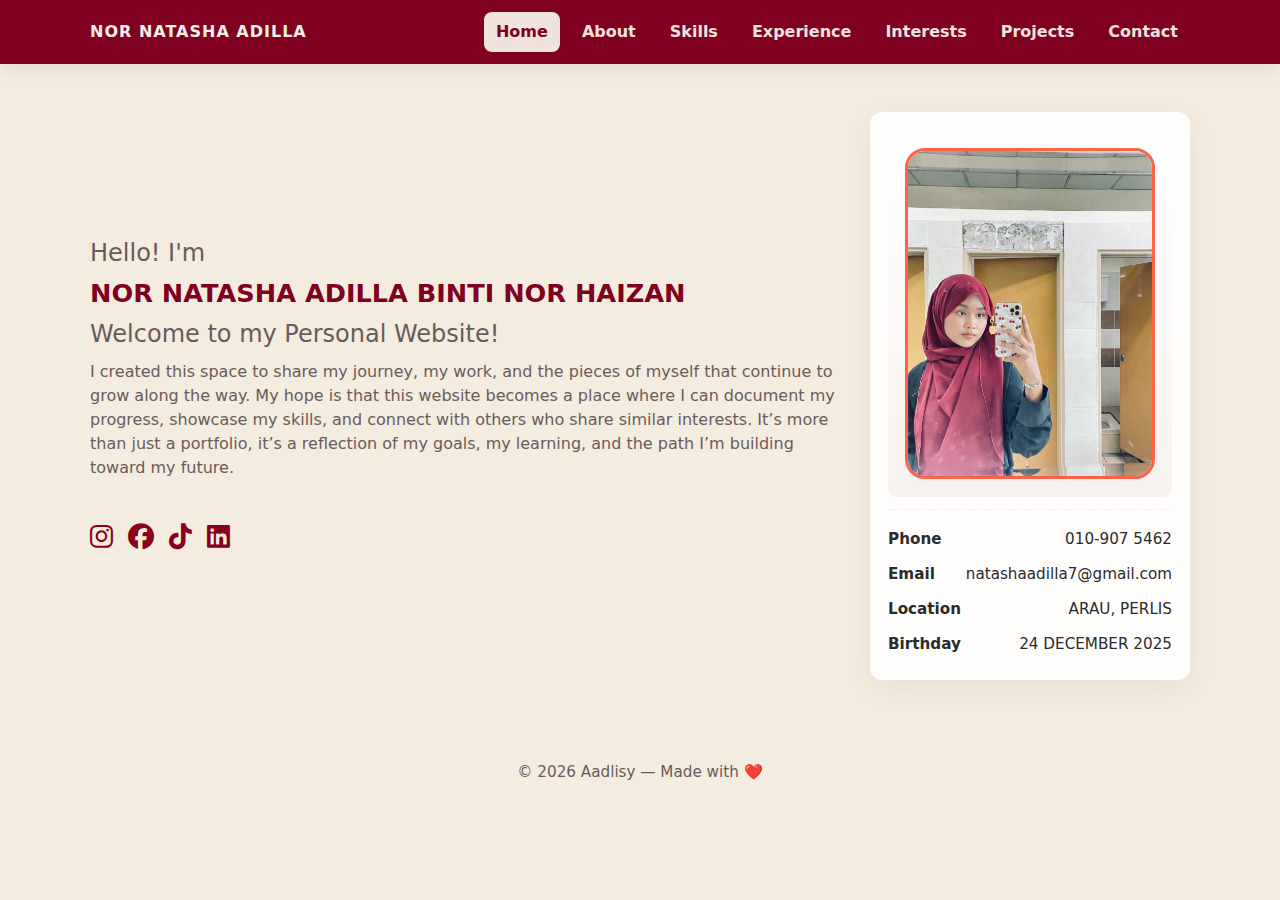
<file: index.html>
<!doctype html>
<html lang="en">
<head>
  <meta charset="utf-8" />
  <meta name="viewport" content="width=device-width,initial-scale=1" />
  <title>NOR NATASHA ADILLA — Home</title>
  <link rel="stylesheet" href="style.css">
  <!-- Font Awesome for icons -->
  <link rel="stylesheet" href="https://cdnjs.cloudflare.com/ajax/libs/font-awesome/6.5.0/css/all.min.css" integrity="sha512-y..." crossorigin="anonymous" referrerpolicy="no-referrer" />
</head>
<body>
  <header class="site-header">
    <div class="container header-inner">
      <h1 class="brand">NOR NATASHA ADILLA</h1>
      <nav class="main-nav">
        <a href="index.html" class="active">Home</a>
        <a href="about.html">About</a>
        <a href="skills.html">Skills</a>
        <a href="experience.html">Experience</a>
        <a href="liking.html">Interests</a>
        <a href="projects.html">Projects</a>
        <a href="contact.html">Contact</a>
      </nav>
      <button class="nav-toggle" aria-label="Toggle navigation"><i class="fa fa-bars"></i></button>
    </div>
  </header>

  <main>
    <section class="hero">
      <div class="container hero-grid">
        <div class="hero-text">
          <h2>Hello! I'm</h2>
          <h3>NOR NATASHA ADILLA BINTI NOR HAIZAN</h3>
	<h2>Welcome to my Personal Website!</h2>
          <p class="lead">I created this space to share my journey, my work, and the pieces of myself that continue to grow along the way. My hope is that this website becomes a place where I can document my progress, showcase my skills, and connect with others who share similar interests. It’s more than just a portfolio, it’s a reflection of my goals, my learning, and the path I’m building toward my future.</p>
          <div class="cta-row">
            
<div class="social-links">
  <a href="https://instagram.com/aadlisy_" target="_blank">
    <i class="fa-brands fa-instagram"></i>
  </a>

  <a href="https://www.facebook.com/aidl natashaa" target="_blank">
    <i class="fa-brands fa-facebook"></i>
  </a>

  <a href="https://www.tiktok.com/@ihatesushi_" target="_blank">
    <i class="fa-brands fa-tiktok"></i>
  </a>

  <a href="https://www.linkedin.com/in/aadlisy" target="_blank">
    <i class="fa-brands fa-linkedin"></i>
  </a>
</div>


          </div>
        </div>
        <div class="hero-card">
          <!-- placeholder image area -->
          <div class="photo-placeholder"> 
            <img src="myself.jpg" alt="My Photo" style="width:250px; border-radius:20px; border:3px solid #ff6347;">

          </div>
          <ul class="contact-mini">
            <li><strong>Phone</strong><span>010-907 5462</span></li>
            <li><strong>Email</strong><span>natashaadilla7@gmail.com</span></li>
            <li><strong>Location</strong><span>ARAU, PERLIS</span></li>
            <li><strong>Birthday</strong><span>24 DECEMBER 2025</span></li>
          </ul>
        </div>
      </div>
    </section>

   

  <footer class="site-footer">
    <div class="container">
      <p>© <span id="year"></span> Aadlisy — Made with ❤️</p>
    </div>
  </footer>

  <script>
    // small script for year and mobile nav
    document.getElementById('year').textContent = new Date().getFullYear();
    const toggle = document.querySelector('.nav-toggle');
    const nav = document.querySelector('.main-nav');
    toggle.addEventListener('click', ()=> nav.classList.toggle('open'));
  </script>
</body>
</html>
</file>
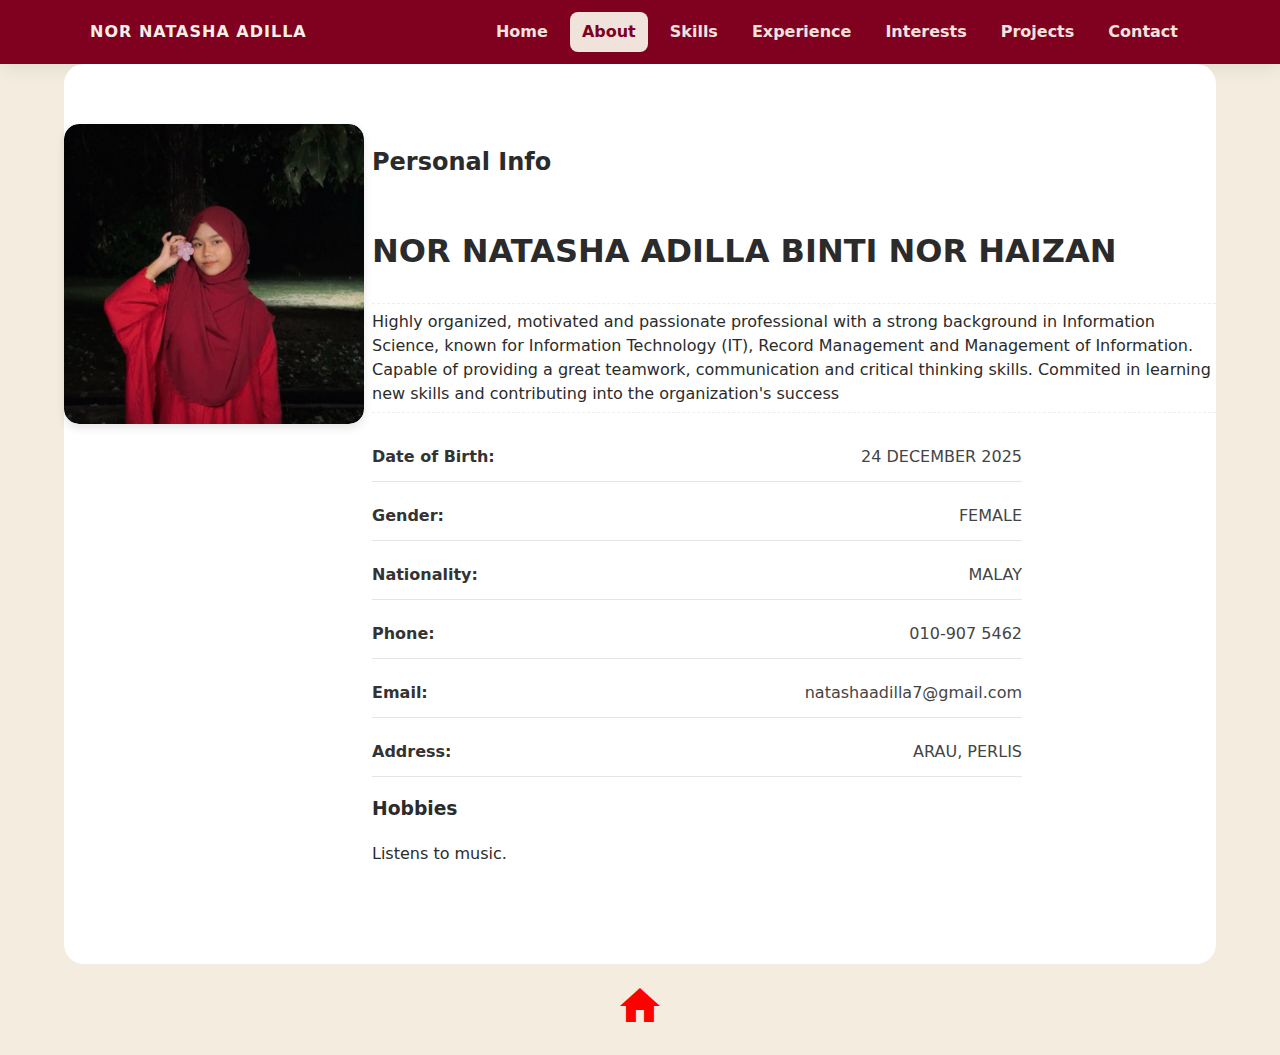
<file: about.html>
<!doctype html>
<html lang="en">
<head>
<link rel="stylesheet" href="https://fonts.googleapis.com/icon?family=Material+Icons">
  <meta charset="utf-8" />
  <meta name="viewport" content="width=device-width,initial-scale=1" />
  <title>About — NOR NATASHA ADILLA</title>
  <link rel="stylesheet" href="style.css">
  <link rel="stylesheet" href="https://cdnjs.cloudflare.com/ajax/libs/font-awesome/6.5.0/css/all.min.css" />
</head>
<body>
  <header class="site-header">
    <div class="container header-inner">
      <h1 class="brand">NOR NATASHA ADILLA</h1>
      <nav class="main-nav">
        <a href="index.html">Home</a>
        <a href="about.html" class="active">About</a>
        <a href="skills.html">Skills</a>
        <a href="experience.html">Experience</a>
        <a href="liking.html">Interests</a>
        <a href="projects.html">Projects</a>
        <a href="contact.html">Contact</a>
      </nav>
      <button class="nav-toggle" aria-label="Toggle navigation"><i class="fa fa-bars"></i></button>
    </div>
  </header>

  <main class="container page">
    <section class="about-grid">
      <div class="about-photo">
  <div class="slideshow-container">
    <div class="mySlides fade">
      <img src="profile1.jpg" style="width:100%" alt="Photo 1">
    </div>

    <div class="mySlides fade">
      <img src="profile 2.jpg" style="width:100%" alt="Photo 2">
    </div>

    <div class="mySlides fade">
      <img src="profile3.jpg" style="width:100%" alt="Photo 3">
    </div>

    <!-- Navigation dots -->
    <div style="text-align:center">
      <span class="dot"></span>
      <span class="dot"></span>
      <span class="dot"></span>
    </div>
  </div>
</div>

      <div class="about-info">
        <h2>Personal Info</h2>
        <ul class="info-list">
          <li><strong><h1>NOR NATASHA ADILLA BINTI NOR HAIZAN</h1></strong></li>
	  <li>Highly organized, motivated and passionate professional with a strong background in Information Science, known for Information Technology (IT), Record Management and Management of Information. Capable of providing a great teamwork, communication and critical thinking skills. Commited in learning new skills and contributing into the organization's success</li>
          <div class="personal-info-table">
    <div class="info-row">
        <span class="info-label">Date of Birth:</span>
        <span class="info-value">24 DECEMBER 2025</span>
    </div>

    <div class="info-row">
        <span class="info-label">Gender:</span>
        <span class="info-value">FEMALE</span>
    </div>

    <div class="info-row">
        <span class="info-label">Nationality:</span>
        <span class="info-value">MALAY</span>
    </div>

    <div class="info-row">
        <span class="info-label">Phone:</span>
        <span class="info-value">010-907 5462</span>
    </div>

    <div class="info-row">
        <span class="info-label">Email:</span>
        <span class="info-value">natashaadilla7@gmail.com</span>
    </div>

    <div class="info-row">
        <span class="info-label">Address:</span>
        <span class="info-value">ARAU, PERLIS</span>
    </div>
</div>


        <h3>Hobbies</h3>
        <p>Listens to music.</p>
      </div>
    </section>
  </main>

  <footer class="site-footer">
	<a href="index.html">
   	 <i class="material-icons" style="font-size:48px;color:red;">home</i>
     	</a>
    </div>
  </footer>

  <script>
    const toggle = document.querySelector('.nav-toggle');
    const nav = document.querySelector('.main-nav');
    toggle.addEventListener('click', ()=> nav.classList.toggle('open'));
  </script>
<script>
let slideIndex = 0;
showSlides();

function showSlides() {
  let i;
  let slides = document.getElementsByClassName("mySlides");
  let dots = document.getElementsByClassName("dot");
  for (i = 0; i < slides.length; i++) {
    slides[i].style.display = "none";
  }
  slideIndex++;
  if (slideIndex > slides.length) {slideIndex = 1}
  for (i = 0; i < dots.length; i++) {
    dots[i].className = dots[i].className.replace(" active", "");
  }
  slides[slideIndex-1].style.display = "block";
  dots[slideIndex-1].className += " active";
  setTimeout(showSlides, 2500); // Change image every 2.5 seconds
}
</script>

</body>
</html>
</file>
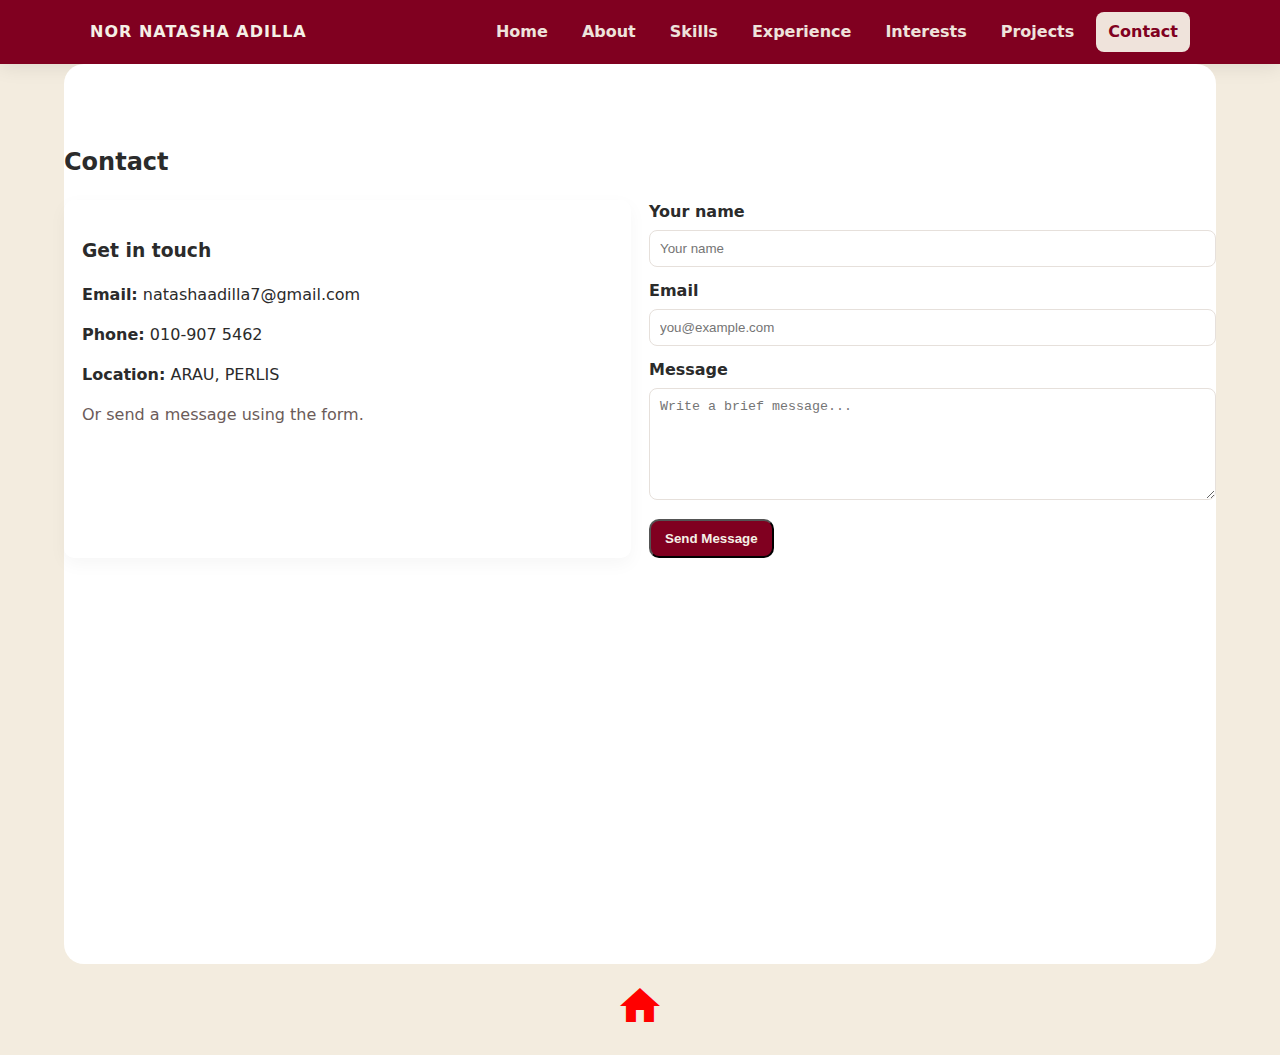
<file: contact.html>
<!doctype html>
<html lang="en">
<head>
<link rel="stylesheet" href="https://fonts.googleapis.com/icon?family=Material+Icons">
  <meta charset="utf-8" />
  <meta name="viewport" content="width=device-width,initial-scale=1" />
  <title>Contact — NOR NATASHA ADILLA</title>
  <link rel="stylesheet" href="style.css">
  <link rel="stylesheet" href="https://cdnjs.cloudflare.com/ajax/libs/font-awesome/6.5.0/css/all.min.css" />
</head>
<body>
  <header class="site-header">
    <div class="container header-inner">
      <h1 class="brand">NOR NATASHA ADILLA</h1>
      <nav class="main-nav">
        <a href="index.html">Home</a>
        <a href="about.html">About</a>
        <a href="skills.html">Skills</a>
        <a href="experience.html">Experience</a>
        <a href="liking.html">Interests</a>
        <a href="projects.html">Projects</a>
        <a href="contact.html" class="active">Contact</a>
      </nav>
      <button class="nav-toggle" aria-label="Toggle navigation"><i class="fa fa-bars"></i></button>
    </div>
  </header>

  <main class="container page">
    <h2>Contact</h2>
    <div class="contact-grid">
      <div class="contact-card">
        <h3>Get in touch</h3>
        <p><strong>Email:</strong> natashaadilla7@gmail.com</p>
        <p><strong>Phone:</strong> 010-907 5462</p>
        <p><strong>Location:</strong> ARAU, PERLIS</p>
        <p class="muted">Or send a message using the form.</p>
      </div>

      <form class="contact-form" action="#" method="post" onsubmit="alert('This is a static demo — configure a server or form service to receive messages.'); return false;">
        <label>
          Your name
          <input type="text" name="name" placeholder="Your name" required>
        </label>

        <label>
          Email
          <input type="email" name="email" placeholder="you@example.com" required>
        </label>

        <label>
          Message
          <textarea name="message" rows="6" placeholder="Write a brief message..." required></textarea>
        </label>

        <button type="submit" class="btn">Send Message</button>
      </form>
    </div>
  </main>

  <footer class="site-footer">
	<a href="index.html">
   	 <i class="material-icons" style="font-size:48px;color:red;">home</i>
     	</a>
    </div>
  </footer>

  <script>
    const toggle = document.querySelector('.nav-toggle');
    const nav = document.querySelector('.main-nav');
    toggle.addEventListener('click', ()=> nav.classList.toggle('open'));
  </script>
</body>
</html>
</file>
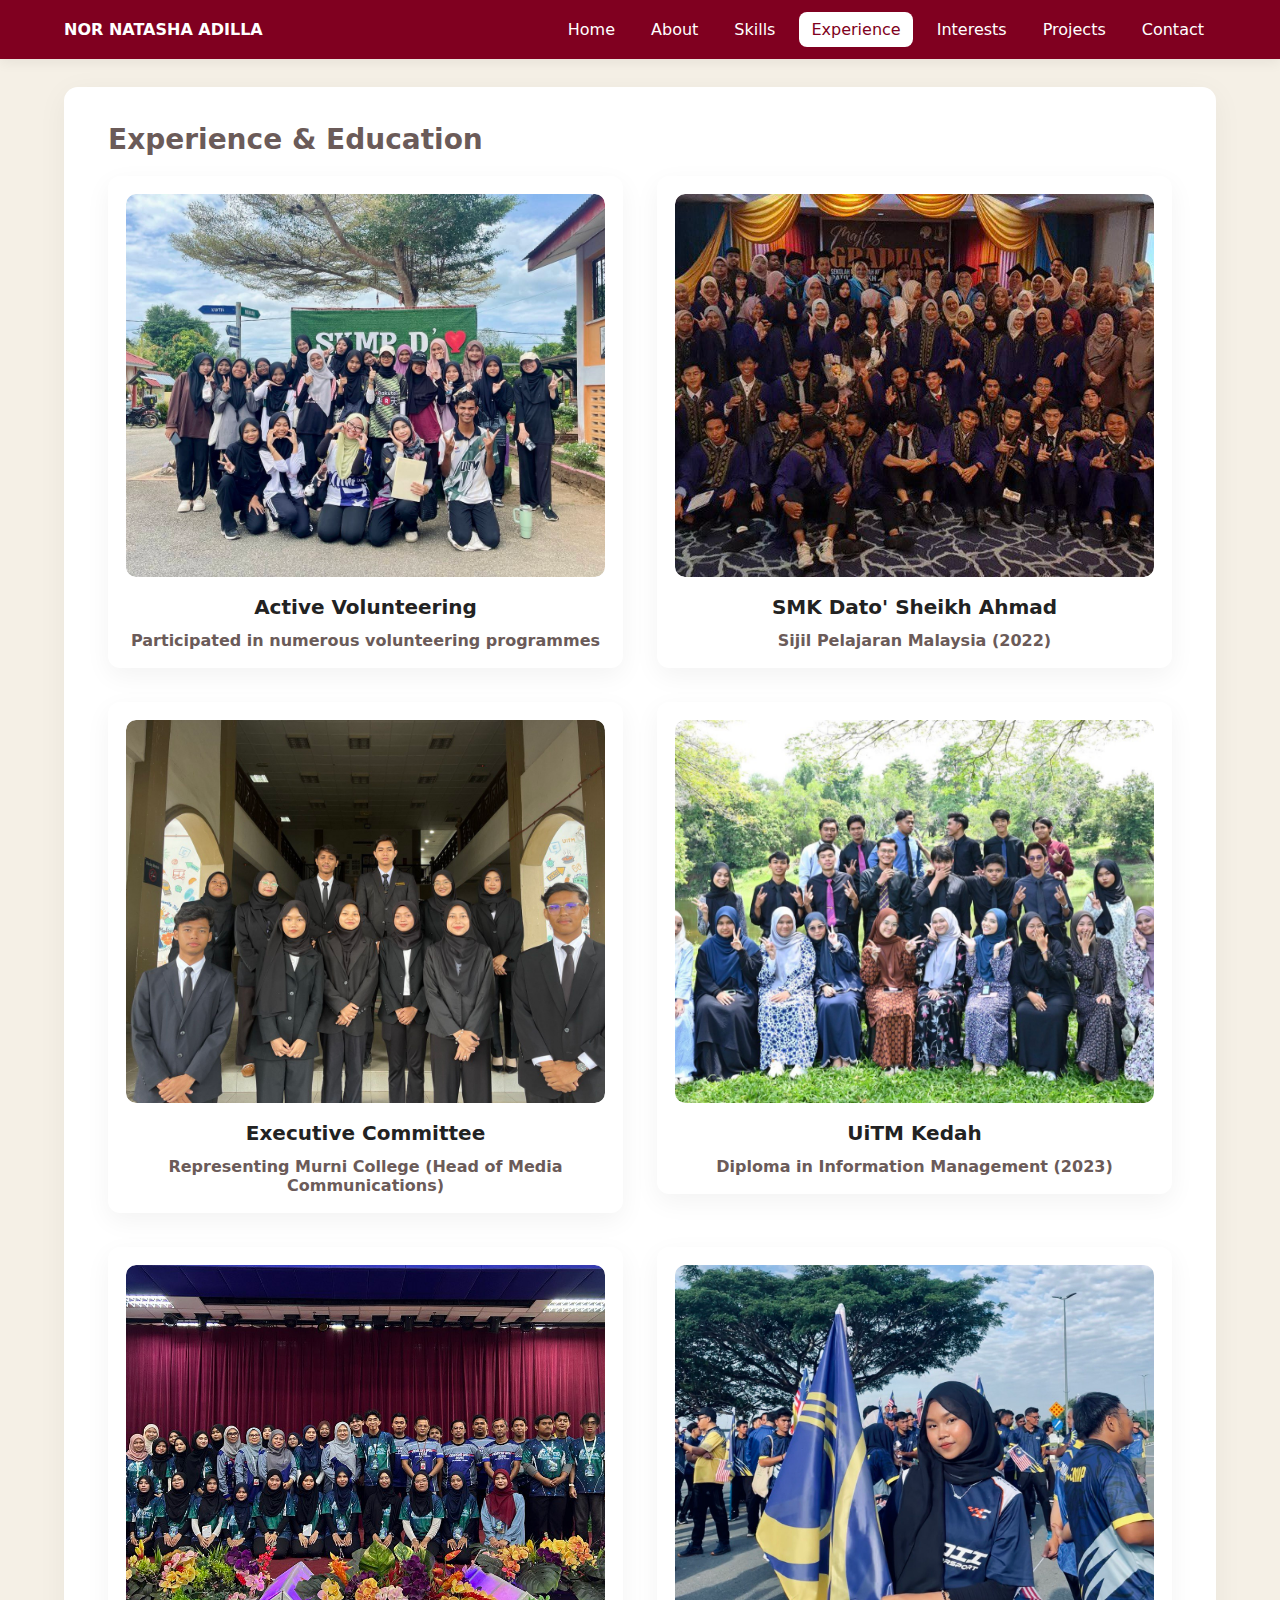
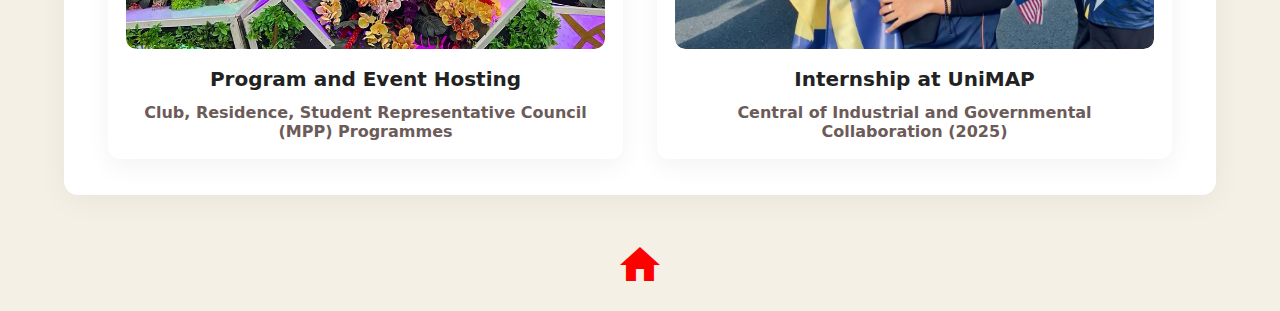
<file: experience.html>
<!doctype html>
<html lang="en">
<head>
  <meta charset="utf-8" />
  <meta name="viewport" content="width=device-width,initial-scale=1" />
  <title>Experience & Education — NOR NATASHA ADILLA</title>

  <!-- font icons (you already use) -->
  <link rel="stylesheet" href="https://fonts.googleapis.com/icon?family=Material+Icons">
  <link rel="stylesheet" href="https://cdnjs.cloudflare.com/ajax/libs/font-awesome/6.5.0/css/all.min.css" />

  <style>
    /* PAGE THEME */
    :root{
      --burgundy:#800020;
      --beige:#F5F0E6;
      --muted:#6b5b59;
      --page-max:1200px;
    }
    html,body{height:100%; margin:0; font-family:system-ui,Arial,Helvetica,sans-serif; color:#222;}
    body{background:var(--beige); -webkit-font-smoothing:antialiased;}

    /* Header (kept simple) */
    .site-header { background:var(--burgundy); color:#fff; padding:12px 0; box-shadow:0 4px 12px rgba(0,0,0,.06); }
    .header-inner{width:90%; max-width:var(--page-max); margin:0 auto; display:flex; align-items:center; justify-content:space-between;}
    .brand{font-weight:700;}
    .main-nav{display:flex; gap:12px}
    .main-nav a{color:#fff;text-decoration:none;padding:8px 12px;border-radius:8px}
    .main-nav a.active{background:#fff;color:var(--burgundy)}

    /* CENTRAL WHITE PAGE */
    .page {
      width: 90%;
      max-width: var(--page-max);
      margin: 28px auto;
      background: #fff;              /* white block like your screenshot */
      border-radius: 14px;
      padding: 36px 44px;
      box-shadow: 0 6px 30px rgba(0,0,0,0.05);
      box-sizing: border-box;
    }

    .page h1 { margin: 0 0 20px 0; font-size:28px; color:var(--muted) }

    /* 2-column card grid (matches screenshot) */
    .cards-grid {
      display: grid;
      grid-template-columns: repeat(2, 1fr);
      gap: 34px;
      align-items: start;
    }

    /* Card */
    .card {
      background:#fff;
      border-radius:12px;
      overflow:visible;
      box-shadow: 0 8px 26px rgba(0,0,0,0.05);
      padding: 18px;
      display:flex;
      flex-direction:column;
      align-items:center;
      min-height: 360px; /* keeps consistent heights */
    }

    /* image box: force 5:4 ratio and rounded corners */
    .card .thumb {
      width:100%;
      aspect-ratio: 5 / 4;          /* enforces 5:4 ratio */
      overflow:hidden;
      border-radius:10px;
      box-shadow: 0 2px 8px rgba(0,0,0,0.06) inset;
      margin-bottom:18px;
    }
    .card .thumb img {
      width:100%;
      height:100%;
      object-fit:cover;
      display:block;
      border-radius:10px;
    }

    /* title and caption */
    .card h3 {
      margin: 0 0 12px 0;
      text-align:center;
      font-size:20px;
      line-height:1.2;
      color:#222;
    }
    .card .meta {
      margin-top:auto;              /* pushes meta to bottom */
      color:var(--muted);
      font-weight:600;
      text-align:center;
    }

    /* year dropdown (keeps small arrow like screenshot) */
    .year-dropdown { position:relative; display:inline-block; }
    .year-btn {
      background:transparent;
      border:0;
      cursor:pointer;
      font-weight:700;
      color:var(--muted);
    }
    .year-options {
      position:absolute;
      display:none;
      top:28px;
      left:50%;
      transform:translateX(-50%);
      background:#fff;
      padding:6px 10px;
      border-radius:8px;
      box-shadow:0 6px 20px rgba(0,0,0,0.08);
      z-index:10;
    }
    .year-options span { display:block; padding:6px 8px; cursor:pointer; white-space:nowrap; }

    /* footer spacing */
    .site-footer { text-align:center; padding:18px 0; color:var(--muted); }

    /* responsive: single column on small screens */
    @media (max-width:820px) {
      .cards-grid { grid-template-columns: 1fr; }
      .page { padding:24px 18px; margin:20px 8px; }
    }
  </style>
</head>
<body>

  <header class="site-header">
    <div class="header-inner">
      <div class="brand">NOR NATASHA ADILLA</div>
      <nav class="main-nav">
        <a href="index.html">Home</a>
        <a href="about.html">About</a>
        <a href="skills.html">Skills</a>
        <a href="experience.html" class="active">Experience</a>
        <a href="liking.html">Interests</a>
        <a href="projects.html">Projects</a>
        <a href="contact.html">Contact</a>
      </nav>
    </div>
  </header>

  <main class="page">
    <h1>Experience & Education</h1>

    <div class="cards-grid">

      <!-- card 1 -->
     <div class="card">
        <div class="thumb"><img src="exp1.jpg" alt="Active Volunteering"></div>
        <h3>Active Volunteering</h3>
        <div class="meta">Participated in numerous volunteering programmes</div>
      </div>

      <!-- card 2 -->
      <div class="card">
        <div class="thumb"><img src="edu1.jpg" alt="SMK Dato' Sheikh Ahmad"></div>
        <h3>SMK Dato' Sheikh Ahmad</h3>
        <div class="meta">Sijil Pelajaran Malaysia (2022)</div>
      </div>

      <!-- card 3 -->
     <div class="card">
        <div class="thumb"><img src="exp2.jpg" alt="Executive Committee"></div>
        <h3>Executive Committee</h3>
        <div class="meta">Representing Murni College (Head of Media Communications)</div>

      </div>

      <!-- card 4 -->
      <div class="card">
        <div class="thumb"><img src="edu2.jpg" alt="UiTM Kedah"></div>
        <h3>UiTM Kedah</h3>
        <div class="meta">Diploma in Information Management (2023)</div>
      </div>

      <!-- card 5 -->
      <div class="card">
        <div class="thumb"><img src="exp3.jpg" alt="Program and Event Hosting"></div>
        <h3>Program and Event Hosting</h3>
        <div class="meta">Club, Residence, Student Representative Council (MPP) Programmes</div>
      </div>

      <!-- card 6 -->
      <div class="card">
        <div class="thumb"><img src="edu3.jpg" alt="Internship at UniMAP"></div>
        <h3>Internship at UniMAP</h3>
        <div class="meta">Central of Industrial and Governmental Collaboration (2025)</div>
      </div>
    </div>
  </main>

  <footer class="site-footer">
    <a href="index.html"><i class="material-icons" style="font-size:48px;color:red;">home</i></a>
  </footer>

  <script>
    // year dropdown toggle
    document.querySelectorAll('.year-btn').forEach(btn=>{
      btn.addEventListener('click', e=>{
        e.stopPropagation();
        const options = btn.nextElementSibling;
        document.querySelectorAll('.year-options').forEach(o=>{ if(o!==options) o.style.display='none'; });
        options.style.display = (options.style.display === 'block') ? 'none' : 'block';
      });
    });
    // close dropdown on outside click
    document.addEventListener('click', ()=> document.querySelectorAll('.year-options').forEach(o=>o.style.display='none'));
  </script>
</body>
</html>
</file>
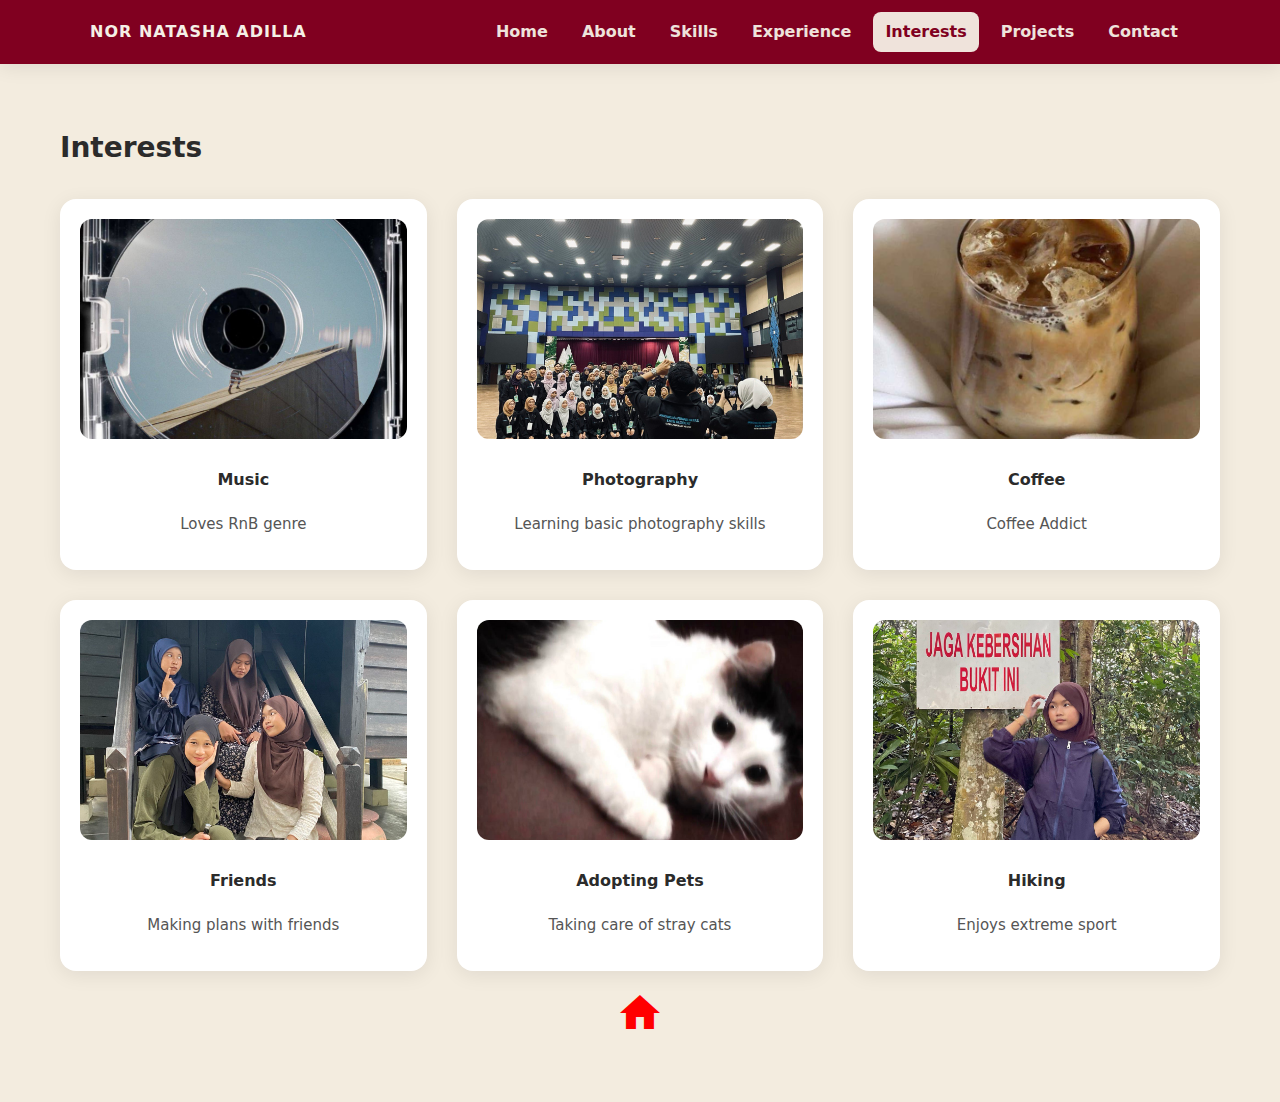
<file: liking.html>
<!doctype html>
<html lang="en">
<head>
<link rel="stylesheet" href="https://fonts.googleapis.com/icon?family=Material+Icons">
  <meta charset="utf-8" />
  <meta name="viewport" content="width=device-width,initial-scale=1" />
  <title>Interests — NOR NATASHA ADILLA</title>
  <link rel="stylesheet" href="style.css">
  <link rel="stylesheet" href="https://cdnjs.cloudflare.com/ajax/libs/font-awesome/6.5.0/css/all.min.css" />
</head>
<body>
  <header class="site-header">
    <div class="container header-inner">
      <h1 class="brand">NOR NATASHA ADILLA</h1>
      <nav class="main-nav">
        <a href="index.html">Home</a>
        <a href="about.html">About</a>
        <a href="skills.html">Skills</a>
        <a href="experience.html">Experience</a>
        <a href="liking.html" class="active">Interests</a>
        <a href="projects.html">Projects</a>
        <a href="contact.html">Contact</a>
      </nav>
      <button class="nav-toggle" aria-label="Toggle navigation"><i class="fa fa-bars"></i></button>
    </div>
  </header>

  <section class="interests-section">
    <h2>Interests</h2>

    <div class="interests-grid">

      <div class="interest-card">
        <img src="music.jpg" alt="Music">
        <h4>Music</h4>
        <p>Loves RnB genre</p>
      </div>

      <div class="interest-card">
        <img src="photo.jpg" alt="Photo">
        <h4>Photography</h4>
        <p>Learning basic photography skills</p>
      </div>

      <div class="interest-card">
        <img src="coffee.jpg" alt="Coffee">
        <h4>Coffee</h4>
        <p>Coffee Addict</p>
      </div>

<div class="interest-card">
        <img src="fren.jpg" alt="Friend">
        <h4>Friends</h4>
        <p>Making plans with friends</p>
      </div>

<div class="interest-card">
        <img src="mio.jpg" alt="Meow">
        <h4>Adopting Pets</h4>
        <p>Taking care of stray cats</p>
      </div>
<div class="interest-card">
        <img src="hike.jpg" alt="Hiking">
        <h4>Hiking</h4>
        <p>Enjoys extreme sport</p>
      </div>


    </div>
  </main>

  <footer class="site-footer">
	<a href="index.html">
   	 <i class="material-icons" style="font-size:48px;color:red;">home</i>
     	</a>
    </div>
  </footer>

  <script>
    const toggle = document.querySelector('.nav-toggle');
    const nav = document.querySelector('.main-nav');
    toggle.addEventListener('click', ()=> nav.classList.toggle('open'));
  </script>
</body>
</html>
</file>
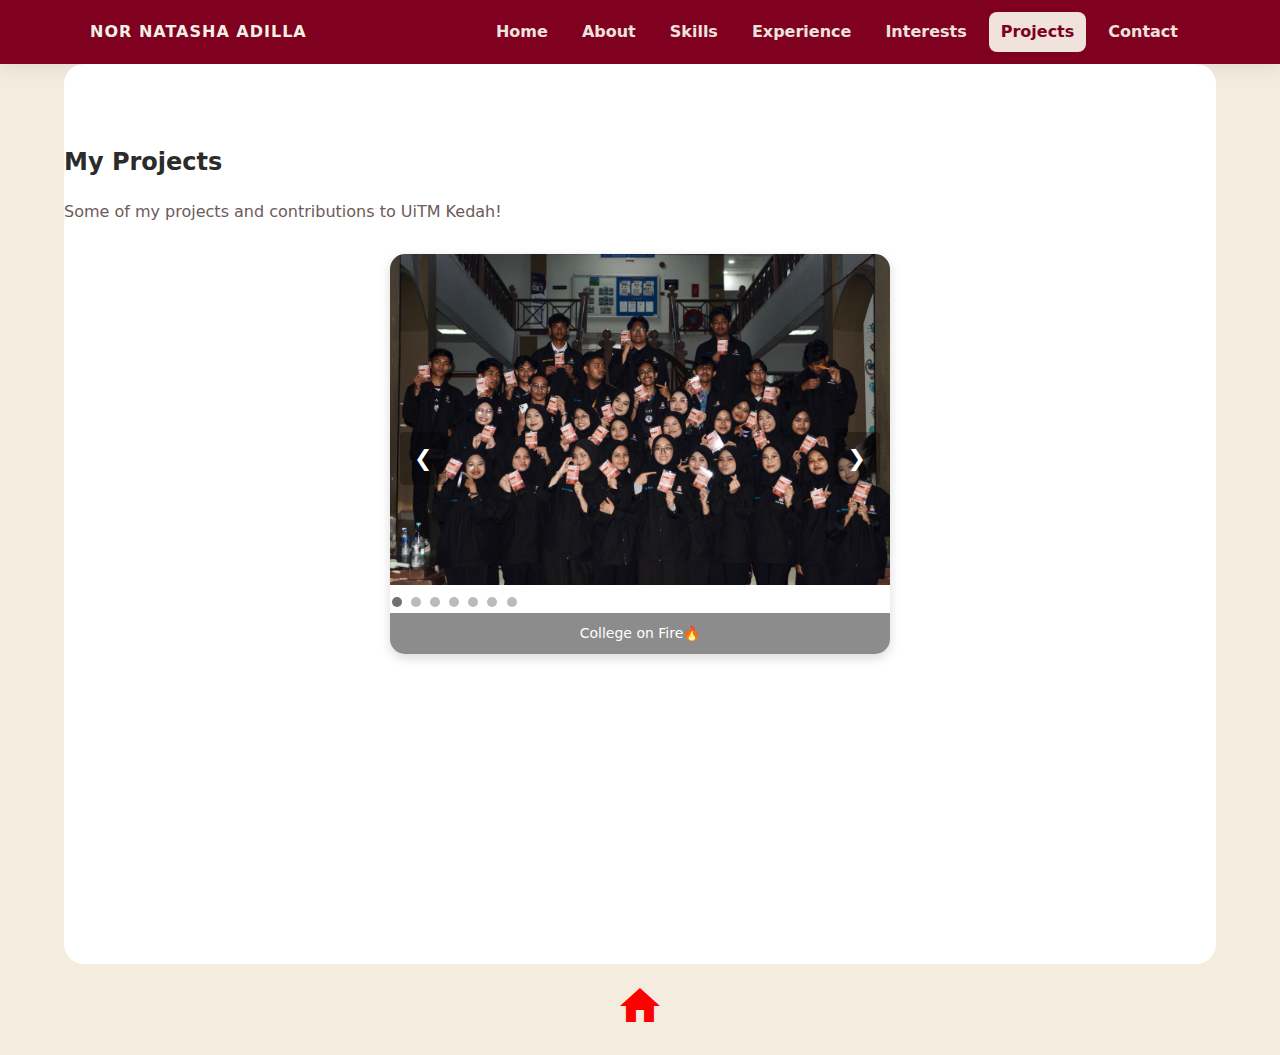
<file: projects.html>
<!doctype html>
<html lang="en">
<head>
    <link rel="stylesheet" href="https://fonts.googleapis.com/icon?family=Material+Icons">
    <meta charset="utf-8" />
    <meta name="viewport" content="width=device-width,initial-scale=1" />
    <title>Projects — NOR NATASHA ADILLA</title>
    <link rel="stylesheet" href="style.css">
    <link rel="stylesheet" href="https://cdnjs.cloudflare.com/ajax/libs/font-awesome/6.5.0/css/all.min.css" />
</head>

<body>

<header class="site-header">
    <div class="container header-inner">
        <h1 class="brand">NOR NATASHA ADILLA</h1>
        <nav class="main-nav">
            <a href="index.html">Home</a>
            <a href="about.html">About</a>
            <a href="skills.html">Skills</a>
            <a href="experience.html">Experience</a>
            <a href="liking.html">Interests</a>
            <a href="projects.html" class="active">Projects</a>
            <a href="contact.html">Contact</a>
        </nav>
        <button class="nav-toggle" aria-label="Toggle navigation"><i class="fa fa-bars"></i></button>
    </div>
</header>


<main class="container page">

    <h2>My Projects</h2>
    <p class="muted">Some of my projects and contributions to UiTM Kedah!</p>

    <div class="project-slideshow">

        <div class="project-slide fade">
            <img src="img1.jpg" alt="Project 1">
            <div class="caption">College on Fire🔥</div>
        </div>

        <div class="project-slide fade">
            <img src="img2.jpg" alt="Project 2">
            <div class="caption">College Rollcall</div>
        </div>

        <div class="project-slide fade">
            <img src="img3.jpg" alt="Project 3">
            <div class="caption">Muslimah Festival@UniSHAMS</div>
        </div>
	 <div class="project-slide fade">
            <img src="img4.jpg" alt="Project 4">
            <div class="caption">HEP Care: Lunch On!</div>
        </div>
 <div class="project-slide fade">
            <img src="img5.jpg" alt="Project 5">
            <div class="caption">Kayaking</div>
        </div>
 <div class="project-slide fade">
            <img src="img6.jpg" alt="Project 6">
            <div class="caption">Murni Merchandise</div>
        </div>
<div class="project-slide fade">
            <img src="img7.jpg" alt="Project 7">
            <div class="caption">Clubfest: Into the Universe</div>
        </div>


        <!-- Prev & Next -->
    <a class="prev" onclick="plusSlides(-1)">&#10094;</a>
    <a class="next" onclick="plusSlides(1)">&#10095;</a>

	<!-- Dots -->
        <div class="project-dots">
            <span class="dot"></span>
            <span class="dot"></span>
            <span class="dot"></span>
	<span class="dot"></span>
<span class="dot"></span>
<span class="dot"></span>
<span class="dot"></span>
        </div>

    </div>

</main>


<footer class="site-footer">
    <a href="index.html">
        <i class="material-icons" style="font-size:48px;color:red;">home</i>
    </a>
</footer>


<script>
    const toggle = document.querySelector('.nav-toggle');
    const nav = document.querySelector('.main-nav');
    toggle.addEventListener('click', ()=> nav.classList.toggle('open'));
</script>

<!-- Slideshow Script -->
<script>
let slideIndex = 1;
let slideTimer;

showSlides(slideIndex);

function plusSlides(n) {
    clearTimeout(slideTimer);  // stop previous timers
    showSlides(slideIndex += n);
}

function currentSlide(n) {
    clearTimeout(slideTimer);
    showSlides(slideIndex = n);
}

function showSlides(n) {
    let i;
    let slides = document.getElementsByClassName("project-slide");
    let dots = document.getElementsByClassName("dot");

    if (n > slides.length) { slideIndex = 1 }
    if (n < 1) { slideIndex = slides.length }

    for (i = 0; i < slides.length; i++) {
        slides[i].style.display = "none";
    }

    for (i = 0; i < dots.length; i++) {
        dots[i].classList.remove("active");
    }

    slides[slideIndex - 1].style.display = "block";
    if (dots[slideIndex - 1]) dots[slideIndex - 1].classList.add("active");

    // restart the autoplay timer with fixed speed
    slideTimer = setTimeout(() => {
        slideIndex++;
        showSlides(slideIndex);
    }, 5000); // <-- change this number if you want slower/faster slideshow
}
</script>


</body>
</html>
</file>
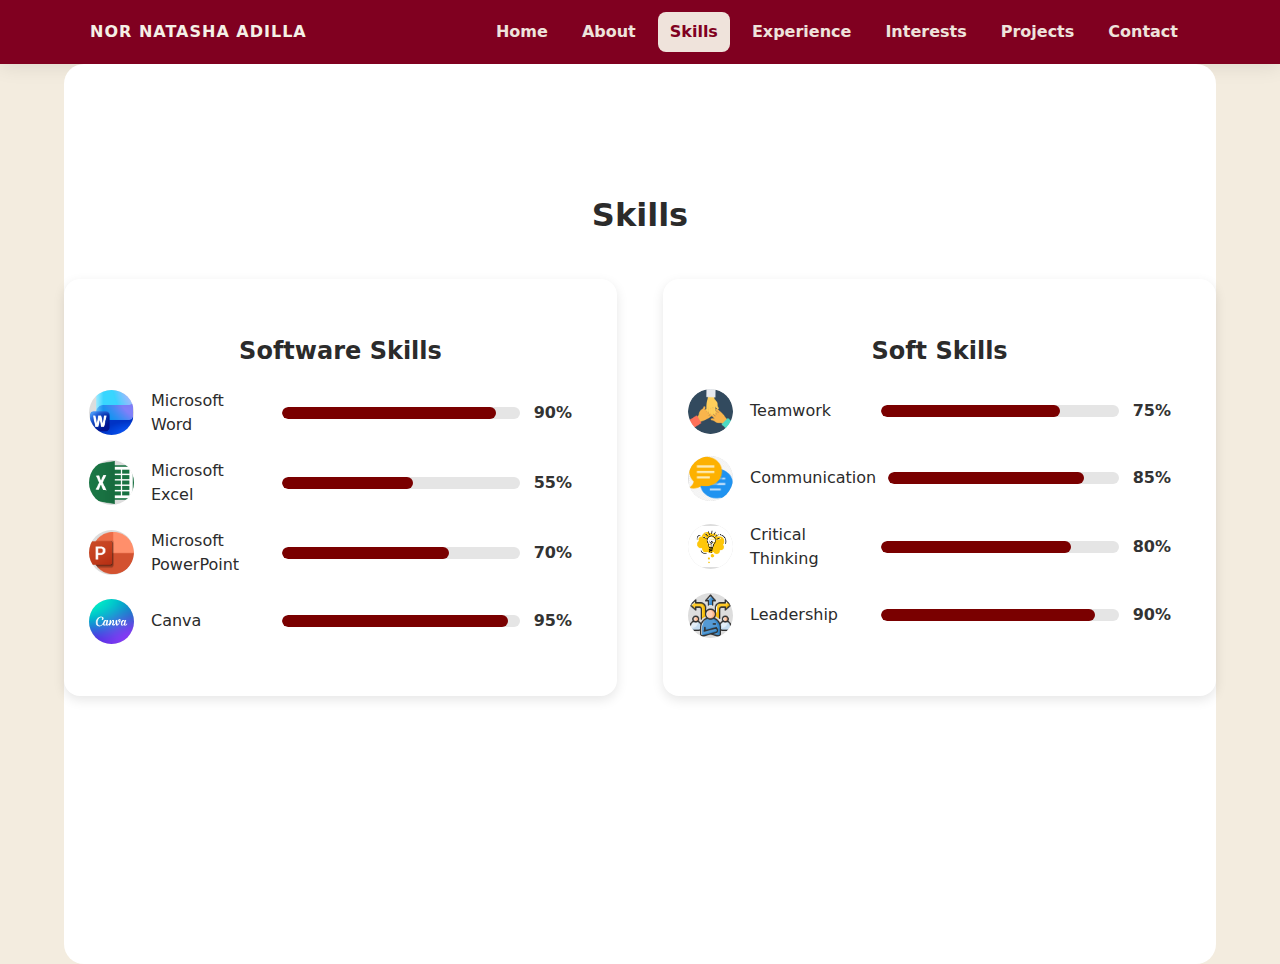
<file: skills.html>
<!doctype html>
<html lang="en">
<head>
<link rel="stylesheet" href="https://fonts.googleapis.com/icon?family=Material+Icons">
  <meta charset="utf-8" />
  <meta name="viewport" content="width=device-width,initial-scale=1" />
  <title>Skills — NOR NATASHA ADILLA</title>
  <link rel="stylesheet" href="style.css">
  <link rel="stylesheet" href="https://cdnjs.cloudflare.com/ajax/libs/font-awesome/6.5.0/css/all.min.css" />
</head>
<body>
  <header class="site-header">
    <div class="container header-inner">
      <h1 class="brand">NOR NATASHA ADILLA</h1>
      <nav class="main-nav">
        <a href="index.html">Home</a>
        <a href="about.html">About</a>
        <a href="skills.html" class="active">Skills</a>
        <a href="experience.html">Experience</a>
        <a href="liking.html">Interests</a>
        <a href="projects.html">Projects</a>
        <a href="contact.html">Contact</a>
      </nav>
      <button class="nav-toggle" aria-label="Toggle navigation"><i class="fa fa-bars"></i></button>
    </div>
  </header>

<main class="container page">

<section id="skills">
    <h2 class="section-title">Skills</h2>

    <div class="skills-container">

        
       <!-- Software Skills Box -->
    <div class="skills-box">
      <h3>Software Skills</h3>

            <div class="skill-item">
                <img src="word.png" class="skill-icon">
                <span>Microsoft Word</span>
                <div class="skill-bar"><div style="width: 90%;"></div></div>
                <span class="skill-percent">90%</span>
            </div>

            <div class="skill-item">
                <img src="excel.png" class="skill-icon">
                <span>Microsoft Excel</span>
                <div class="skill-bar"><div style="width: 55%;"></div></div>
                <span class="skill-percent">55%</span>
            </div>

            <div class="skill-item">
                <img src="ppt.png" class="skill-icon">
                <span>Microsoft PowerPoint</span>
                <div class="skill-bar"><div style="width: 70%;"></div></div>
                <span class="skill-percent">70%</span>
            </div>

            <div class="skill-item">
                <img src="canva.png" class="skill-icon">
                <span>Canva</span>
                <div class="skill-bar"><div style="width: 95%;"></div></div>
                <span class="skill-percent">95%</span>
            </div>
        </div>


          <!-- Software Skills Box -->
    <div class="skills-box">
      <h3>Soft Skills</h3>

            <div class="skill-item">
                <img src="teamwork.png" class="skill-icon">
                <span>Teamwork</span>
                <div class="skill-bar"><div style="width: 75%;"></div></div>
                <span class="skill-percent">75%</span>
            </div>

            <div class="skill-item">
                <img src="comm.png" class="skill-icon">
                <span>Communication</span>
                <div class="skill-bar"><div style="width: 85%;"></div></div>
                <span class="skill-percent">85%</span>
            </div>

            <div class="skill-item">
                <img src="iq.jpg" class="skill-icon">
                <span>Critical Thinking</span>
                <div class="skill-bar"><div style="width: 80%;"></div></div>
                <span class="skill-percent">80%</span>
            </div>

            <div class="skill-item">
                <img src="leader.png" class="skill-icon">
                <span>Leadership</span>
                <div class="skill-bar"><div style="width: 90%;"></div></div>
                <span class="skill-percent">90%</span>
            </div>
        </div>

    </div>
</section>
</file>
<file: style.css>
:root{
  --burgundy: #800020;
  --beige: #F5F0E6;
  --muted: #6b5b59;
  --text: #2b2b2b;
  --accent: #a02839;
  --radius: 12px;
  --max-width: 1100px;
}

*{box-sizing:border-box}
html,body{height:100%}
body{
  margin:0;
  font-family: system-ui, -apple-system, "Segoe UI", Roboto, "Helvetica Neue", Arial;
  color:var(--text);
  background:linear-gradient(180deg, var(--beige) 0%, #fff 100%);
  -webkit-font-smoothing:antialiased;
  -moz-osx-font-smoothing:grayscale;
  line-height:1.5;
}

/* layout */
.container{width:90%; max-width:var(--max-width); margin:0 auto;}

/* Header */
.site-header{
  background:var(--burgundy);
  color:var(--beige);
  padding:12px 0;
  box-shadow:0 4px 18px rgba(0,0,0,0.08);
}
.header-inner{display:flex; align-items:center; justify-content:space-between; gap:12px;}
.brand{margin:0; font-size:1rem; letter-spacing:1px; font-weight:700;}
.main-nav{display:flex; gap:10px; align-items:center;}
.main-nav a{
  color:var(--beige);
  text-decoration:none;
  padding:8px 12px;
  border-radius:8px;
  font-weight:600;
  opacity:0.95;
}
.main-nav a:hover{background:rgba(255,255,255,0.06)}
.main-nav a.active{background:var(--beige); color:var(--burgundy);}

/* Mobile nav */
.nav-toggle{display:none; background:transparent; border:0; color:var(--beige); font-size:1.1rem}

/* Hero */
.hero{padding:48px 0;}
.hero-grid{display:grid; grid-template-columns:1fr 320px; gap:28px; align-items:center;}
.hero-text h2{margin:0; color:var(--muted); font-weight:500}
.hero-text h3{margin:.2rem 0; color:var(--burgundy); font-size:1.6rem}
.lead{margin-top:8px; color:var(--muted)}
.cta-row{margin-top:18px; display:flex; gap:10px;}
.btn{background:var(--burgundy); color:var(--beige); padding:10px 14px; border-radius:10px; text-decoration:none; font-weight:700}
.btn-outline{background:transparent; border:2px solid var(--burgundy); color:var(--burgundy)}

/* Hero card */
.hero-card{background:rgba(255,255,255,0.9); border-radius:12px; padding:18px; box-shadow:0 8px 30px rgba(0,0,0,0.06)}
.photo-placeholder{display:flex; flex-direction:column; align-items:center; justify-content:center; gap:8px; padding:18px; border-radius:8px;background:linear-gradient(180deg,#fff,#f7f2ef)}
.photo-placeholder.big{padding:30px}
.contact-mini{list-style:none; padding:0; margin:10px 0 0 0; border-top:1px dashed #eee; margin-top:12px; padding-top:12px}
.contact-mini li{display:flex; justify-content:space-between; padding:6px 0; font-size:.95rem}

/* Quick links */
.quick-links{display:flex; gap:12px; justify-content:center; margin:12px auto 48px; flex-wrap:wrap}
.card-link{display:flex; gap:8px; align-items:center; background:var(--beige); padding:12px 14px; border-radius:10px; text-decoration:none; color:var(--burgundy); font-weight:700; box-shadow:0 6px 18px rgba(0,0,0,0.04)}
.card-link i{font-size:1.2rem}

/* Page layout */
.page{padding:36px 0}
.about-grid{display:grid; grid-template-columns:280px 1fr; gap:28px; align-items:start}
.about-photo .photo-placeholder{height:260px; display:flex; align-items:center; justify-content:center}
.info-list{list-style:none; padding:0; margin:0 0 16px 0}
.info-list li{padding:6px 0; border-bottom:1px dashed #eee}

/* Skills */
.skills-grid{display:grid; grid-template-columns:repeat(auto-fit,minmax(200px,1fr)); gap:18px; margin-top:18px}
.skill{background:#fff; padding:14px; border-radius:10px; box-shadow:0 8px 20px rgba(0,0,0,0.04)}
.progress{background:#f3ece8; border-radius:999px; height:18px; overflow:hidden; margin-top:8px}
.progress-bar{height:100%; background:linear-gradient(90deg,var(--burgundy),var(--accent)); color:#fff; font-weight:700; display:flex; align-items:center; justify-content:flex-end; padding-right:8px; border-radius:999px; font-size:0.85rem}

/* Timeline */
.timeline{margin-top:18px}
.timeline-item{display:flex; gap:16px; margin-bottom:18px}
.timeline-date{width:90px; color:var(--muted)}
.timeline-content{background:#fff; padding:12px; border-radius:8px; box-shadow:0 6px 18px rgba(0,0,0,0.04)}

/* Interests & projects */
.interests-grid, .projects-grid{display:grid; grid-template-columns:repeat(auto-fit,minmax(220px,1fr)); gap:18px}
.interest-card, .project-card{background:#fff; padding:18px; border-radius:10px; text-align:center; box-shadow:0 6px 20px rgba(0,0,0,0.04)}
.thumbnail{height:120px; display:flex; align-items:center; justify-content:center; color:var(--burgundy)}

/* Contact */
.contact-grid{display:grid; grid-template-columns:1fr 1fr; gap:18px}
.contact-card{background:#fff; padding:18px; border-radius:10px; box-shadow:0 6px 18px rgba(0,0,0,0.04)}
.contact-form label{display:block; margin-bottom:12px; font-weight:600}
.contact-form input, .contact-form textarea{width:100%; padding:10px; border-radius:8px; border:1px solid #e6e0db; margin-top:6px}

/* Footer */
.site-footer{padding:18px 0; text-align:center; color:var(--muted); font-size:.95rem; background:transparent}

/* small utilities */
.muted{color:var(--muted)}
.small{font-size:.85rem}
.lead{font-size:1rem}

/* Responsive */
@media (max-width:900px){
  .hero-grid{grid-template-columns:1fr}
  .about-grid{grid-template-columns:1fr}
  .contact-grid{grid-template-columns:1fr}
  .nav-toggle{display:inline-block}
  .main-nav{position:fixed; inset:auto 0 0 0; background:var(--burgundy); transform:translateY(100%); transition:transform .25s ease; flex-direction:column; padding:12px; gap:6px}
  .main-nav.open{transform:translateY(0)}
  .main-nav a{padding:12px; border-radius:6px}
}

/* Standardized slideshow box */
.slideshow-container {
  width: 300px;          /* you can adjust: try 250px or 350px */
  height: 300px;         /* same height for all images */
  position: relative;
  margin: auto;
  border-radius: 15px;
  overflow: hidden;
  box-shadow: 0 4px 10px rgba(0,0,0,0.1);
}

/* Hide all slides by default */
.mySlides {
  display: none;
  width: 100%;
  height: 100%;
}

/* Ensure images always fill perfectly */
.mySlides img {
  width: 100%;
  height: 100%;
  object-fit: cover;      /* keeps proportions, crops nicely */
  border-radius: 15px;
}

/* Smooth fade animation */
.fade {
  animation-name: fade;
  animation-duration: 1.5s;
}

@keyframes fade {
  from {opacity: .4}
  to {opacity: 1}
}

/* Dots styling */
.dot {
  height: 10px;
  width: 10px;
  margin: 5px 2px;
  background-color: #bbb;
  border-radius: 50%;
  display: inline-block;
  transition: background-color 0.6s ease;
}

.active {
  background-color: #717171;
}

/* Card layout */
.exp-card {
  display: flex;
  gap: 20px;
  padding: 20px;
  background: white;
  border-radius: 12px;
  margin-bottom: 25px;
  box-shadow: 0 4px 10px rgba(0,0,0,0.1);
  align-items: center;
}

/* Picture */
.exp-card img {
  width: 140px;
  height: 140px;
  border-radius: 10px;
  object-fit: cover;
}

/* Text */
.exp-info h3 {
  margin: 0 0 5px;
  font-size: 20px;
  font-weight: bold;
}

.exp-info .place {
  font-weight: 600;
  color: #555;
}

.exp-info .year {
  color: #a00;
  margin-bottom: 10px;
}

/* Dropdown button */
.dropdown-btn {
  background: #8b0000;
  color: white;
  border: none;
  padding: 8px 12px;
  border-radius: 6px;
  cursor: pointer;
}

.dropdown-content {
  display: none;
  margin-top: 10px;
}

/* Show dropdown */
.dropdown-content.show {
  display: block;
}

.about-photos {
  display: grid;
  grid-template-columns: repeat(3, 1fr);
  gap: 15px;
  margin-top: 20px;
}

.about-photos img {
  width: 100%;
  height: 220px;     /* adjust height here */
  object-fit: cover; /* keeps pictures nicely framed */
  border-radius: 12px;
}
.exp-edu-wrapper {
    display: flex;
    justify-content: space-between;
    gap: 40px;
    margin-top: 40px;
}

/* Each column box */
.experience-box, 
.education-box {
    width: 48%;
    background: #ffffff;
    padding: 25px;
    border-radius: 12px;
    box-shadow: 0 3px 10px rgba(0,0,0,0.08);
}

/* Titles */
.experience-box h2,
.education-box h2 {
    margin-bottom: 15px;
    font-size: 1.6rem;
    color: #702020; /* match your theme color */
}

/* Content inside the boxes */
.exp-content, 
.edu-content {
    background: #f8f5f2;
    padding: 20px;
    border-radius: 10px;
}

.columns {
    display: flex;
    gap: 20px;
    align-items: flex-start;
    justify-content: space-between;
}

.experience, .education {
    width: 48%;
}

.item {
    background: white;
    padding: 10px;
    border-radius: 10px;
    margin-bottom: 15px;
    border: 1px solid #ddd;
}

.item-img {
    width: 100%;
    height: 180px;
    object-fit: cover;
    border-radius: 8px;
    margin-bottom: 10px;
}

.dropdown-btn {
    width: 100%;
    background: #f0f0f0;
    border: none;
    padding: 10px;
    text-align: left;
    font-size: 16px;
    cursor: pointer;
    border-radius: 6px;
    margin-bottom: 5px;
}

.dropdown-content {
    display: none;
    padding: 10px;
    background: #fafafa;
    border-radius: 6px;
}

.two-columns {
  display: grid;
  grid-template-columns: 1fr 1fr;
  gap: 40px;
  margin-top: 30px;
}

.column h2 {
  margin-bottom: 15px;
  color: #600; /* dark red */
}

.exp-card {
  background: #fff;
  border-radius: 12px;
  padding: 15px;
  box-shadow: 0 3px 10px rgba(0,0,0,0.1);
  margin-bottom: 20px;
  text-align: center;
}

.exp-card img {
  width: 100%;
  height: 180px;
  object-fit: cover;
  border-radius: 8px;
  margin-bottom: 10px;
}

<script>
    const dropdowns = document.querySelectorAll('.dropdown-btn');

    dropdowns.forEach(btn => {
        btn.addEventListener('click', () => {
            const parent = btn.parentElement;
            parent.classList.toggle('active');
        });
    });

</script>


/* --- FIXED PERFECT CIRCLE LOGO STYLE --- */
.skill-logo {
  width: 16px !important;
  height: 16px !important;
  min-width: 16px !important;
  min-height: 16px !important;
  max-width: 16px !important;
  max-height: 16px !important;

  border-radius: 50% !important;
  overflow: hidden !important;
  background: #fff;
  border: 1px solid #ccc;

  display: inline-flex !important;
  align-items: center !important;
  justify-content: center !important;

  flex: 0 0 16px !important; /* prevents stretching */
}

.skill-logo img {
  width: 90% !important;
  height: 90% !important;
  object-fit: contain !important;
  border-radius: 50% !important;
}


.skill-header img {
  width: 45px !important;
  height: 45px !important;
  border-radius: 50% !important;
  object-fit: contain !important;
}

.skill-logo {
  width: 45px !important;
  height: 45px !important;

  border-radius: 50% !important;
  padding: 0 !important;
  margin: 0 !important;
  flex: 0 0 16px !important;
  display: flex !important;
  justify-content: center;
  align-items: center;
}


.personal-info-table {
    margin-top: 20px;
    width: 100%;
    max-width: 650px;
    display: flex;
    flex-direction: column;
    gap: 10px;
}

.info-row {
    display: flex;
    justify-content: space-between;
    padding: 12px 0;
    border-bottom: 1px solid #e5e5e5;
}

.info-label {
    font-weight: bold;
    color: #333;
    width: 180px; /* controls label width */
    flex-shrink: 0;
}

.info-value {
    color: #444;
    text-align: left;
}


.skills-section {
    padding: 60px 0;
}

.section-title {
    text-align: center;
    font-size: 32px;
    margin-bottom: 40px;
    font-weight: bold;
}

/* 2-column layout */
.skills-container {
    display: flex;
    justify-content: space-between;
    gap: 40px;
}

.skills-column {
    width: 48%;
}

.skills-column h3 {
    font-size: 22px;
    margin-bottom: 20px;
    font-weight: bold;
}

/* Skill row */
.skill-box {
    display: flex;
    align-items: center;
    gap: 10px;
    margin-bottom: 18px;
}

.skill-name {
    width: 150px; /* aligns all text neatly */
    font-weight: 500;
}

.skill-icon {
    width: 35px;
    height: 35px;
    border-radius: 50%;
    object-fit: cover;
    background: #ddd;
}

.skill-bar {
    flex: 1;
    height: 10px;
    background: #e7e7e7;
    border-radius: 10px;
    overflow: hidden;
}

.skill-level {
    height: 100%;
    background: #800000; /* theme color */
    border-radius: 10px;
}

.skill-percent {
    width: 40px;
    text-align: right;
    font-weight: bold;
}

/* Prev & Next buttons */
.prev, .next {
  cursor: pointer;
  position: absolute;
  top: 50%;
  width: auto;
  padding: 10px 14px;
  margin-top: -22px;
  color: white;
  font-weight: bold;
  font-size: 22px;
  border-radius: 4px;
  user-select: none;
  background: rgba(0,0,0,0.3);
  transition: 0.3s;
}

.prev:hover, .next:hover {
  background: rgba(0,0,0,0.6);
}

.prev {
  left: 10px;
}

.next {
  right: 10px;
}
.project-slideshow {
    width: 100%;
    max-width: 500px;       /* you can change this */
    aspect-ratio: 5 / 4;    /* FIXES the shape */
    margin: 30px auto;
    position: relative;
    overflow: hidden;
    border-radius: 15px;
    box-shadow: 0 4px 12px rgba(0,0,0,0.15);
}

.project-slide img {
    width: 100%;
    height: 100%;
    object-fit: cover;      /* fills perfectly, no stretching */
}

.caption {
    position: absolute;
    bottom: 0;
    width: 100%;
    background: rgba(0,0,0,0.45);
    color: white;
    padding: 10px;
    text-align: center;
    font-size: 14px;
    z-index: 20;          /* ensures caption is ABOVE the image */
}

.project-card {
    position: relative;
    overflow: hidden;
}

.project-card img {
    width: 100%;
    height: auto;
    display: block;
    border-radius: 12px;
}

.project-caption {
    position: absolute;
    bottom: 10px;
    left: 15px;
    right: 15px;
    background: rgba(0,0,0,0.6);
    color: #fff;
    padding: 8px 12px;
    border-radius: 8px;
    font-size: 14px;
    text-align: center;
}


.two-columns {
  display: flex;
  gap: 30px;
  margin-top: 20px;
}

.column {
  flex: 1;
}

.exp-card {
  background: #ffffff;
  border-radius: 10px;
  padding: 15px;
  margin-bottom: 20px;
  text-align: center;
  box-shadow: 0 4px 10px rgba(0,0,0,0.08);
}

.exp-card img {
  width: 100%;
  height: 220px; 
  object-fit: cover;
  border-radius: 8px;
  margin-bottom: 10px;
}

.exp-card h3 {
  margin: 5px 0;
}

@media(max-width: 768px) {
  .two-columns {
    flex-direction: column;
  }
}

.exp-card {
  background: #ffffff;
  border-radius: 10px;
  padding: 15px;
  margin-bottom: 20px;
  text-align: center;
  box-shadow: 0 4px 10px rgba(0,0,0,0.08);

  /* NEW — makes all cards same height */
  display: flex;
  flex-direction: column;
  height: 350px;
  justify-content: flex-start;
}

.exp-card img {
  width: 100%;
  height: 200px;    /* fixed uniform image height */
  object-fit: cover;
  border-radius: 8px;
}

.exp-card h3 {
  margin: 10px 0 5px;
  min-height: 45px; /* NEW: keeps titles aligned */
}

.exp-card p {
  margin: 0;
  font-weight: 600;
  color: #555;
}

.year-dropdown {
  position: relative;
  margin-top: auto;
  text-align: center;
}

.year-btn {
  background: none;
  border: none;
  font-size: 16px;
  font-weight: 600;
  cursor: pointer;
  color: #333;
}

.year-options {
  display: none;
  position: absolute;
  background: #fff;
  padding: 8px 12px;
  border-radius: 6px;
  top: 30px;
  left: 50%;
  transform: translateX(-50%);
  box-shadow: 0 4px 10px rgba(0,0,0,0.15);
  z-index: 10;
}

.year-options span {
  display: block;
  padding: 5px 0;
  cursor: pointer;
  font-weight: 500;
}

.year-options span:hover {
  color: #d9534f;
}


.page {
    background: #ffffff;
    padding: 40px 0;
    min-height: 100vh;   /* ensures it stretches at least full height */
}

.page {
    background: #fff;
    padding: 40px 20px;
    min-height: 100vh;
}

.cards-grid {
    display: grid;
    grid-template-columns: repeat(2, 1fr); /* 2 columns */
    gap: 40px;
    max-width: 1200px;  /* keeps it centered like your screenshot */
    margin: 0 auto;
}


.page {
    background: #ffffff;
    padding: 60px 0;
    border-radius: 20px;
    max-width: 1300px;
    margin: 0 auto;
}

body {
    background: #f3ecdf;
}

.social-links {
  margin-top: 20px;
  display: flex;
  gap: 15px;
}

.social-links a {
  font-size: 26px;
  color: #88001b; /* your theme color */
  transition: 0.25s ease;
}

.social-links a:hover {
  color: #c0314c;
  transform: translateY(-3px);
}


.interests-section {
  padding: 40px 60px;
}

.interests-section h2 {
  font-size: 28px;
  font-weight: 700;
  margin-bottom: 30px;
}

.interests-grid {
  display: grid;
  grid-template-columns: repeat(3, 1fr);
  gap: 30px;
}

.interest-card {
  background: #ffffff;
  border-radius: 16px;
  padding: 20px;
  box-shadow: 0px 4px 20px rgba(0, 0, 0, 0.08);
  text-align: center;
  transition: 0.3s ease;
}

.interest-card:hover {
  transform: translateY(-5px);
}

.interest-card img {
  width: 100%;
  height: 220px;
  object-fit: cover;
  border-radius: 12px;
}

.interest-card h3 {
  margin: 15px 0 8px;
  font-size: 20px;
  font-weight: 600;
}

.interest-card p {
  font-size: 15px;
  color: #555;
}


.interests-section {
  padding: 40px 60px;
}

.interests-section h2 {
  font-size: 28px;
  font-weight: 700;
  margin-bottom: 30px;
}

.interests-grid {
  display: grid;
  grid-template-columns: repeat(3, 1fr);
  gap: 30px;
}

.interest-card {
  background: #ffffff;
  border-radius: 16px;
  padding: 20px;
  box-shadow: 0px 4px 20px rgba(0, 0, 0, 0.08);
  text-align: center;
  transition: 0.3s ease;
}

.interest-card:hover {
  transform: translateY(-5px);
}

.interest-card img {
  width: 100%;
  height: 220px;
  object-fit: cover;
  border-radius: 12px;
}

.interest-card h3 {
  margin: 15px 0 8px;
  font-size: 20px;
  font-weight: 600;
}

.interest-card p {
  font-size: 15px;
  color: #555;
}


/* ========= FIXED SKILLS LAYOUT ========= */

#skills {
  padding: 40px 0;
}

#skills .section-title {
  text-align: center;
  font-size: 32px;
  font-weight: 700;
  margin-bottom: 40px;
}

/* two columns side-by-side */
.skills-container {
  display: flex;
  justify-content: space-between;
  gap: 60px;
}

/* each column */
.skills-column {
  width: 48%;
}

/* each skill row */
.skill-item {
  display: grid;
  grid-template-columns: 50px 1fr 2fr 60px;  
  /* icon | name | bar | percent */
  align-items: center;
  gap: 12px;
  margin-bottom: 22px;
}

/* icon styling */
.skill-icon {
  width: 45px;
  height: 45px;
  object-fit: contain;
}

/* progress bar background */
.skill-bar {
  width: 100%;
  height: 12px;
  background: #e5e5e5;
  border-radius: 6px;
  overflow: hidden;
}

/* the filled colored part */
.skill-bar > div {
  height: 100%;
  background: #7a0000; /* your dark red theme */
  border-radius: 6px;
}

/* percentage */
.skill-percent {
  font-weight: bold;
  color: #333;
  text-align: right;
}

/* responsive fix for small screens */
@media(max-width: 900px) {
  .skills-container {
    flex-direction: column;
    gap: 40px;
  }

  .skills-column {
    width: 100%;
  }

  .skill-item {
    grid-template-columns: 45px 1fr 1.7fr 55px;
  }
}

/* ====== SKILLS SECTION ====== */

#skills {
  padding: 40px 0;
}

/* Title */
#skills .section-title {
  text-align: center;
  font-size: 32px;
  font-weight: 700;
  margin-bottom: 40px;
}

/* Two boxes side-by-side */
.skills-container {
  display: flex;
  justify-content: space-between;
  gap: 40px;
}

/* BOX / CARD */
.skills-box {
  width: 48%;
  background: #ffffff;
  border-radius: 16px;
  padding: 30px 25px;
  box-shadow: 0 4px 12px rgba(0,0,0,0.1);
}

/* Box title */
.skills-box h3 {
  font-size: 24px;
  font-weight: 700;
  margin-bottom: 20px;
  text-align: center;
}

/* Individual skill row */
.skill-item {
  display: grid;
  grid-template-columns: 50px 1fr 2fr 60px; 
  align-items: center;
  margin-bottom: 22px;
  gap: 12px;
}

/* Icon */
.skill-icon {
  width: 45px;
  height: 45px;
}

/* Bar background */
.skill-bar {
  width: 100%;
  height: 12px;
  background: #e5e5e5;
  border-radius: 6px;
  overflow: hidden;
}

/* Bar fill */
.skill-bar > div {
  height: 100%;
  background: #7a0000;
  border-radius: 6px;
}

/* Percentage text */
.skill-percent {
  font-weight: bold;
  color: #333;
  text-align: right;
}

/* Mobile responsive */
@media (max-width: 900px) {
  .skills-container {
    flex-direction: column;
  }

  .skills-box {
    width: 100%;
  }
}
.skill-percent:hover {
  color: #ff0000;
  text-shadow: 0 0 8px rgba(255, 0, 0, 0.6);
  transform: scale(1.15);
  transition: 0.3s ease;
}
</file>
